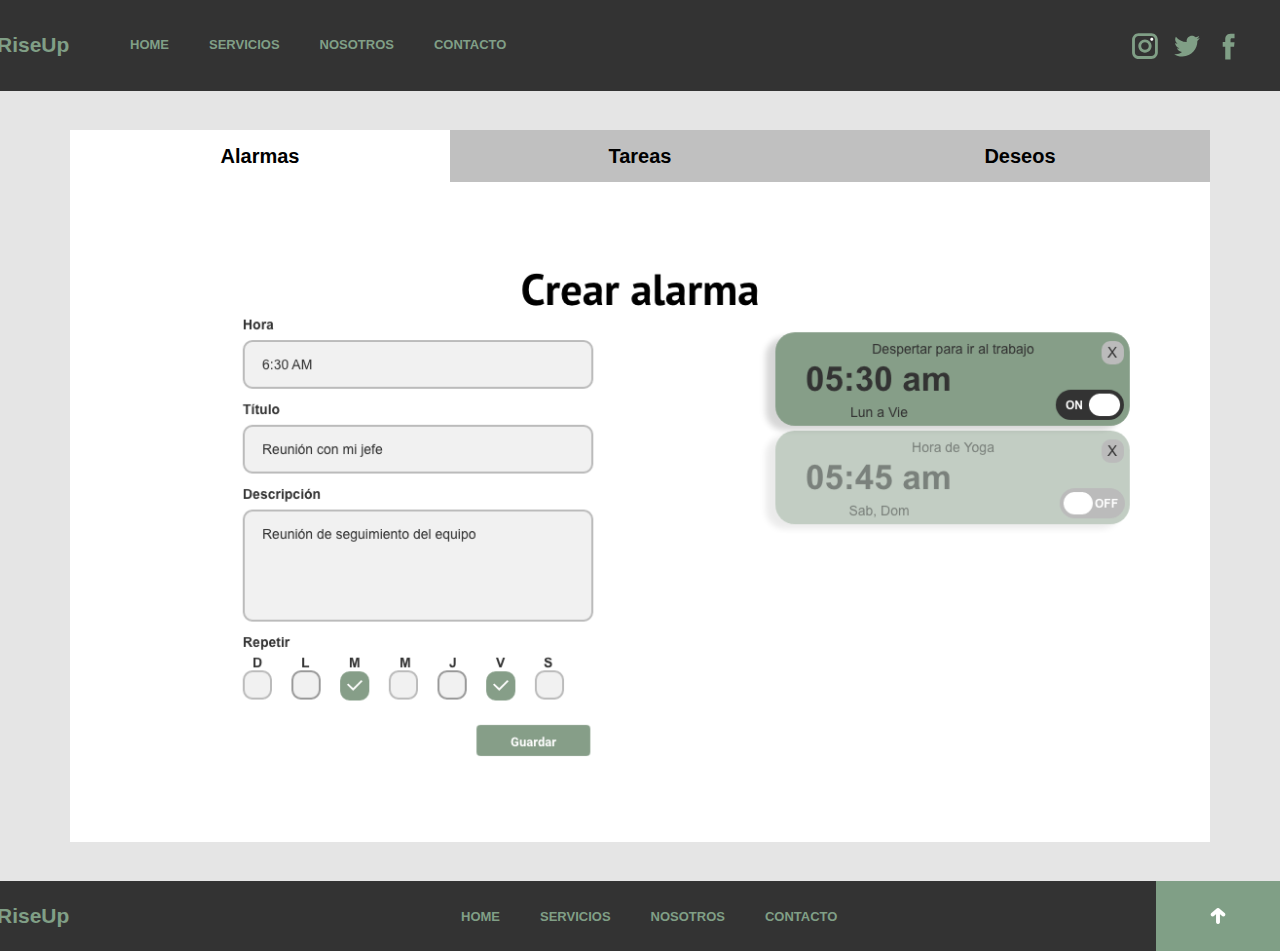
<file: Dashboard.html>
<!DOCTYPE html>
<!-- saved from url=(0014)about:internet -->
<html style="font-size: 16px;" lang="es" class="u-responsive-xl"><head><meta http-equiv="Content-Type" content="text/html; charset=UTF-8">
    <meta name="viewport" content="width=device-width, initial-scale=1.0">
    
    <meta name="keywords" content="">
    <meta name="description" content="">
    <title>Dashboard</title>
    <link rel="stylesheet" href="./Dashboard_files/nicepage.css" media="screen">
<link rel="stylesheet" href="./Dashboard_files/Dashboard.css" media="screen">
    <script class="u-script" type="text/javascript" src="./Dashboard_files/jquery.js" defer=""></script>
    <script class="u-script" type="text/javascript" src="./Dashboard_files/nicepage.js" defer=""></script>
    <link id="u-theme-google-font" rel="stylesheet" href="./Dashboard_files/css">
    
    
    
    <script type="application/ld+json">{
		"@context": "http://schema.org",
		"@type": "Organization",
		"name": "",
		"sameAs": [
				"https://instagram.com/name",
				"https://twitter.com/name",
				"https://facebook.com/name"
		]
}</script>
    <meta name="theme-color" content="#478ac9">
    <meta name="twitter:site" content="@">
    <meta name="twitter:card" content="summary_large_image">
    <meta name="twitter:title" content="Dashboard">
    <meta name="twitter:description" content="">
    <meta property="og:title" content="Dashboard">
    <meta property="og:type" content="website">
  <meta data-intl-tel-input-cdn-path="intlTelInput/"></head>
  <body data-home-page="Dashboard.html" data-home-page-title="Dashboard" class="u-body u-xl-mode" data-lang="es"><header class="u-clearfix u-custom-color-1 u-header u-header" id="sec-4e03"><div class="u-clearfix u-sheet u-sheet-1">
        <nav class="u-menu u-menu-one-level u-offcanvas u-menu-1">
          <div class="menu-collapse" style="font-size: 0.8125rem; letter-spacing: 0px; font-weight: 700;">
            <a class="u-button-style u-custom-left-right-menu-spacing u-custom-padding-bottom u-custom-text-color u-custom-text-hover-color u-custom-top-bottom-menu-spacing u-nav-link u-text-active-palette-1-base u-text-hover-palette-2-base" href="file:///private/var/folders/x5/ds_43f5s5dlbl1_k_ngcv6bm0000gn/T/Nicepage/chrome/index.html#">
              <svg class="u-svg-link" viewBox="0 0 24 24"><use xmlns:xlink="http://www.w3.org/1999/xlink" xlink:href="#menu-hamburger"></use></svg>
              <svg class="u-svg-content" version="1.1" id="menu-hamburger" viewBox="0 0 16 16" x="0px" y="0px" xmlns:xlink="http://www.w3.org/1999/xlink" xmlns="http://www.w3.org/2000/svg"><g><rect y="1" width="16" height="2"></rect><rect y="7" width="16" height="2"></rect><rect y="13" width="16" height="2"></rect>
</g></svg>
            </a>
          </div>
          <div class="u-custom-menu u-nav-container">
            <ul class="u-custom-font u-heading-font u-nav u-unstyled u-nav-1"><li class="u-nav-item"><a class="u-button-style u-nav-link u-text-active-palette-1-base u-text-custom-color-2 u-text-hover-white" href="file:///private/var/folders/x5/ds_43f5s5dlbl1_k_ngcv6bm0000gn/T/Nicepage/chrome/index.html#" style="padding: 10px 20px;">HOME</a>
</li><li class="u-nav-item"><a class="u-button-style u-nav-link u-text-active-palette-1-base u-text-custom-color-2 u-text-hover-white" href="file:///private/var/folders/x5/ds_43f5s5dlbl1_k_ngcv6bm0000gn/T/Nicepage/chrome/index.html#" style="padding: 10px 20px;">SERVICIOS</a>
</li><li class="u-nav-item"><a class="u-button-style u-nav-link u-text-active-palette-1-base u-text-custom-color-2 u-text-hover-white" href="file:///private/var/folders/x5/ds_43f5s5dlbl1_k_ngcv6bm0000gn/T/Nicepage/chrome/index.html#" style="padding: 10px 20px;">NOSOTROS</a>
</li><li class="u-nav-item"><a class="u-button-style u-nav-link u-text-active-palette-1-base u-text-custom-color-2 u-text-hover-white" href="file:///private/var/folders/x5/ds_43f5s5dlbl1_k_ngcv6bm0000gn/T/Nicepage/chrome/index.html#" style="padding: 10px 20px;">CONTACTO</a>
</li></ul>
          </div>
          <div class="u-custom-menu u-nav-container-collapse">
            <div class="u-black u-container-style u-inner-container-layout u-opacity u-opacity-95 u-sidenav">
              <div class="u-inner-container-layout u-sidenav-overflow">
                <div class="u-menu-close"></div>
                <ul class="u-align-center u-nav u-popupmenu-items u-unstyled u-nav-2"><li class="u-nav-item"><a class="u-button-style u-nav-link" href="file:///private/var/folders/x5/ds_43f5s5dlbl1_k_ngcv6bm0000gn/T/Nicepage/chrome/index.html#">HOME</a>
</li><li class="u-nav-item"><a class="u-button-style u-nav-link" href="file:///private/var/folders/x5/ds_43f5s5dlbl1_k_ngcv6bm0000gn/T/Nicepage/chrome/index.html#">SERVICIOS</a>
</li><li class="u-nav-item"><a class="u-button-style u-nav-link" href="file:///private/var/folders/x5/ds_43f5s5dlbl1_k_ngcv6bm0000gn/T/Nicepage/chrome/index.html#">NOSOTROS</a>
</li><li class="u-nav-item"><a class="u-button-style u-nav-link" href="file:///private/var/folders/x5/ds_43f5s5dlbl1_k_ngcv6bm0000gn/T/Nicepage/chrome/index.html#">CONTACTO</a>
</li></ul>
              </div>
            </div>
            <div class="u-black u-menu-overlay u-opacity u-opacity-70"></div>
          </div>
        <style class="offcanvas-style">            .u-offcanvas .u-sidenav { flex-basis: 250px !important; }            .u-offcanvas:not(.u-menu-open-right) .u-sidenav { margin-left: -250px; }            .u-offcanvas.u-menu-open-right .u-sidenav { margin-right: -250px; }            @keyframes menu-shift-left    { from { left: 0;        } to { left: 250px;  } }            @keyframes menu-unshift-left  { from { left: 250px;  } to { left: 0;        } }            @keyframes menu-shift-right   { from { right: 0;       } to { right: 250px; } }            @keyframes menu-unshift-right { from { right: 250px; } to { right: 0;       } }            </style></nav>
        <p class="u-custom-font u-font-arial u-text u-text-custom-color-2 u-text-default u-text-1">RiseUp</p>
        <div class="u-social-icons u-spacing-10 u-social-icons-1">
          <a class="u-social-url" title="instagram" target="_blank" href="https://instagram.com/name"><span class="u-icon u-social-icon u-social-instagram u-text-custom-color-2 u-icon-1"><svg class="u-svg-link" preserveAspectRatio="xMidYMin slice" viewBox="0 0 112 112" style=""><use xmlns:xlink="http://www.w3.org/1999/xlink" xlink:href="#svg-ab9b"></use></svg><svg class="u-svg-content" viewBox="0 0 112 112" x="0" y="0" id="svg-ab9b"><path fill="currentColor" d="M55.9,32.9c-12.8,0-23.2,10.4-23.2,23.2s10.4,23.2,23.2,23.2s23.2-10.4,23.2-23.2S68.7,32.9,55.9,32.9z
	 M55.9,69.4c-7.4,0-13.3-6-13.3-13.3c-0.1-7.4,6-13.3,13.3-13.3s13.3,6,13.3,13.3C69.3,63.5,63.3,69.4,55.9,69.4z"></path><path fill="#FFFFFF" d="M79.7,26.8c-3,0-5.4,2.5-5.4,5.4s2.5,5.4,5.4,5.4c3,0,5.4-2.5,5.4-5.4S82.7,26.8,79.7,26.8z"></path><path fill="currentColor" d="M78.2,11H33.5C21,11,10.8,21.3,10.8,33.7v44.7c0,12.6,10.2,22.8,22.7,22.8h44.7c12.6,0,22.7-10.2,22.7-22.7
	V33.7C100.8,21.1,90.6,11,78.2,11z M91,78.4c0,7.1-5.8,12.8-12.8,12.8H33.5c-7.1,0-12.8-5.8-12.8-12.8V33.7
	c0-7.1,5.8-12.8,12.8-12.8h44.7c7.1,0,12.8,5.8,12.8,12.8V78.4z"></path></svg></span>
          </a>
          <a class="u-social-url" title="twitter" target="_blank" href="https://twitter.com/name"><span class="u-icon u-social-icon u-social-twitter u-text-custom-color-2 u-icon-2"><svg class="u-svg-link" preserveAspectRatio="xMidYMin slice" viewBox="0 0 112 112" style=""><use xmlns:xlink="http://www.w3.org/1999/xlink" xlink:href="#svg-1ef8"></use></svg><svg class="u-svg-content" viewBox="0 0 112 112" x="0" y="0" id="svg-1ef8"><path fill="currentColor" d="M92.2,38.2c0,0.8,0,1.6,0,2.3c0,24.3-18.6,52.4-52.6,52.4c-10.6,0.1-20.2-2.9-28.5-8.2
	c1.4,0.2,2.9,0.2,4.4,0.2c8.7,0,16.7-2.9,23-7.9c-8.1-0.2-14.9-5.5-17.3-12.8c1.1,0.2,2.4,0.2,3.4,0.2c1.6,0,3.3-0.2,4.8-0.7
	c-8.4-1.6-14.9-9.2-14.9-18c0-0.2,0-0.2,0-0.2c2.5,1.4,5.4,2.2,8.4,2.3c-5-3.3-8.3-8.9-8.3-15.4c0-3.4,1-6.5,2.5-9.2
	c9.1,11.1,22.7,18.5,38,19.2c-0.2-1.4-0.4-2.8-0.4-4.3c0.1-10,8.3-18.2,18.5-18.2c5.4,0,10.1,2.2,13.5,5.7c4.3-0.8,8.1-2.3,11.7-4.5
	c-1.4,4.3-4.3,7.9-8.1,10.1c3.7-0.4,7.3-1.4,10.6-2.9C98.9,32.3,95.7,35.5,92.2,38.2z"></path></svg></span>
          </a>
          <a class="u-social-url" title="facebook" target="_blank" href="https://facebook.com/name"><span class="u-icon u-social-facebook u-social-icon u-text-custom-color-2 u-icon-3"><svg class="u-svg-link" preserveAspectRatio="xMidYMin slice" viewBox="0 0 112 112" style=""><use xmlns:xlink="http://www.w3.org/1999/xlink" xlink:href="#svg-c319"></use></svg><svg class="u-svg-content" viewBox="0 0 112 112" x="0" y="0" id="svg-c319"><path fill="currentColor" d="M75.5,28.8H65.4c-1.5,0-4,0.9-4,4.3v9.4h13.9l-1.5,15.8H61.4v45.1H42.8V58.3h-8.8V42.4h8.8V32.2
c0-7.4,3.4-18.8,18.8-18.8h13.8v15.4H75.5z"></path></svg></span>
          </a>
        </div>
      </div></header>
    <section class="u-align-center u-clearfix u-grey-10 u-section-1" id="sec-eb4b">
      <div class="u-clearfix u-sheet u-sheet-1">
        <div class="u-expanded-width u-tab-links-align-justify u-tabs u-tabs-1">
          <ul class="u-tab-list u-unstyled" role="tablist">
            <li class="u-tab-item" role="presentation">
              <a class="u-active-white u-button-style u-custom-font u-font-arial u-grey-25 u-hover-white u-tab-link u-text-black u-tab-link-1 active" id="link-tab-14b7" href="file:///private/var/folders/x5/ds_43f5s5dlbl1_k_ngcv6bm0000gn/T/Nicepage/chrome/index.html#tab-14b7" role="tab" aria-controls="tab-14b7" aria-selected="true">Alarmas</a>
            </li>
            <li class="u-tab-item" role="presentation">
              <a class="u-active-white u-button-style u-custom-font u-font-arial u-grey-25 u-hover-white u-tab-link u-text-black u-tab-link-2" id="link-tab-2917" href="file:///private/var/folders/x5/ds_43f5s5dlbl1_k_ngcv6bm0000gn/T/Nicepage/chrome/index.html#tab-2917" role="tab" aria-controls="tab-2917" aria-selected="false">Tareas</a>
            </li>
            <li class="u-tab-item u-tab-item-3" role="presentation">
              <a class="u-active-white u-button-style u-custom-font u-font-arial u-grey-25 u-hover-white u-tab-link u-text-black u-tab-link-3" id="tab-7fce" href="file:///private/var/folders/x5/ds_43f5s5dlbl1_k_ngcv6bm0000gn/T/Nicepage/chrome/index.html#link-tab-7fce" role="tab" aria-controls="link-tab-7fce" aria-selected="false">Deseos</a>
            </li>
          </ul>
          <div class="u-tab-content">
            <div class="u-align-left u-container-style u-tab-pane u-white u-tab-pane-1 u-tab-active" id="tab-14b7" role="tabpanel" aria-labelledby="link-tab-14b7">
              <div class="u-container-layout u-valign-middle u-container-layout-1">
                <img class="u-image u-image-contain u-image-default u-image-1" src="./Dashboard_files/CrearAlarma.png" alt="" data-image-width="1140" data-image-height="504">
              </div>
            </div>
            <div class="u-container-style u-tab-pane u-white u-tab-pane-2" id="tab-2917" role="tabpanel" aria-labelledby="link-tab-2917">
              <div class="u-container-layout u-valign-middle u-container-layout-2">
                <img class="u-image u-image-contain u-image-default u-image-2" src="./Dashboard_files/CrearTarea.png" alt="" data-image-width="1140" data-image-height="504">
              </div>
            </div>
            <div class="u-container-style u-tab-pane u-white u-tab-pane-3" id="link-tab-7fce" role="tabpanel" aria-labelledby="tab-7fce">
              <div class="u-container-layout u-container-layout-3">
                <img class="u-expanded-width u-image u-image-contain u-image-default u-image-3" src="./Dashboard_files/CrearDeseo.png" alt="" data-image-width="1140" data-image-height="430">
              </div>
            </div>
          </div>
        </div>
      </div>
    </section>
    
    
    
    <footer class="u-align-center u-clearfix u-footer u-grey-80 u-footer" id="sec-717d"><a href="#" class="u-border-none u-btn u-button-style u-custom-color-2 u-btn-1"><span class="u-file-icon u-icon u-text-white"><img src="./Dashboard_files/44674-1b12ebf5.png" alt=""></span>
      </a><p class="u-custom-font u-font-arial u-text u-text-custom-color-2 u-text-default u-text-1">RiseUp</p><nav class="u-menu u-menu-one-level u-offcanvas u-menu-1">
        <div class="menu-collapse" style="font-size: 0.8125rem; letter-spacing: 0px; font-weight: 700;">
          <a class="u-button-style u-custom-left-right-menu-spacing u-custom-padding-bottom u-custom-text-color u-custom-text-hover-color u-custom-top-bottom-menu-spacing u-nav-link u-text-active-palette-1-base u-text-hover-palette-2-base" href="file:///private/var/folders/x5/ds_43f5s5dlbl1_k_ngcv6bm0000gn/T/Nicepage/chrome/index.html#">
            <svg class="u-svg-link" viewBox="0 0 24 24"><use xmlns:xlink="http://www.w3.org/1999/xlink" xlink:href="#svg-3d92"></use></svg>
            <svg class="u-svg-content" version="1.1" id="svg-3d92" viewBox="0 0 16 16" x="0px" y="0px" xmlns:xlink="http://www.w3.org/1999/xlink" xmlns="http://www.w3.org/2000/svg"><g><rect y="1" width="16" height="2"></rect><rect y="7" width="16" height="2"></rect><rect y="13" width="16" height="2"></rect>
</g></svg>
          </a>
        </div>
        <div class="u-custom-menu u-nav-container">
          <ul class="u-custom-font u-heading-font u-nav u-unstyled u-nav-1"><li class="u-nav-item"><a class="u-button-style u-nav-link u-text-active-palette-1-base u-text-custom-color-2 u-text-hover-white" href="/index.html" style="padding: 10px 20px;">HOME</a>
</li><li class="u-nav-item"><a class="u-button-style u-nav-link u-text-active-palette-1-base u-text-custom-color-2 u-text-hover-white" href="/index.html" style="padding: 10px 20px;">SERVICIOS</a>
</li><li class="u-nav-item"><a class="u-button-style u-nav-link u-text-active-palette-1-base u-text-custom-color-2 u-text-hover-white" href="/index.html" style="padding: 10px 20px;">NOSOTROS</a>
</li><li class="u-nav-item"><a class="u-button-style u-nav-link u-text-active-palette-1-base u-text-custom-color-2 u-text-hover-white" href="/index.html" style="padding: 10px 20px;">CONTACTO</a>
</li></ul>
        </div>
        <div class="u-custom-menu u-nav-container-collapse">
          <div class="u-black u-container-style u-inner-container-layout u-opacity u-opacity-95 u-sidenav">
            <div class="u-inner-container-layout u-sidenav-overflow">
              <div class="u-menu-close"></div>
              <ul class="u-align-center u-nav u-popupmenu-items u-unstyled u-nav-2"><li class="u-nav-item"><a class="u-button-style u-nav-link" href="index.html">HOME</a>
</li><li class="u-nav-item"><a class="u-button-style u-nav-link" href="/index.html">SERVICIOS</a>
</li><li class="u-nav-item"><a class="u-button-style u-nav-link" href="/index.html">NOSOTROS</a>
</li><li class="u-nav-item"><a class="u-button-style u-nav-link" href="/index.html">CONTACTO</a>
</li></ul>
            </div>
          </div>
          <div class="u-black u-menu-overlay u-opacity u-opacity-70"></div>
        </div>
      <style class="offcanvas-style">            .u-offcanvas .u-sidenav { flex-basis: 250px !important; }            .u-offcanvas:not(.u-menu-open-right) .u-sidenav { margin-left: -250px; }            .u-offcanvas.u-menu-open-right .u-sidenav { margin-right: -250px; }            @keyframes menu-shift-left    { from { left: 0;        } to { left: 250px;  } }            @keyframes menu-unshift-left  { from { left: 250px;  } to { left: 0;        } }            @keyframes menu-shift-right   { from { right: 0;       } to { right: 250px; } }            @keyframes menu-unshift-right { from { right: 250px; } to { right: 0;       } }            </style></nav></footer>
    
  
<style>.u-disable-duration * {transition-duration: 0s !important;}</style></body></html>
</file>
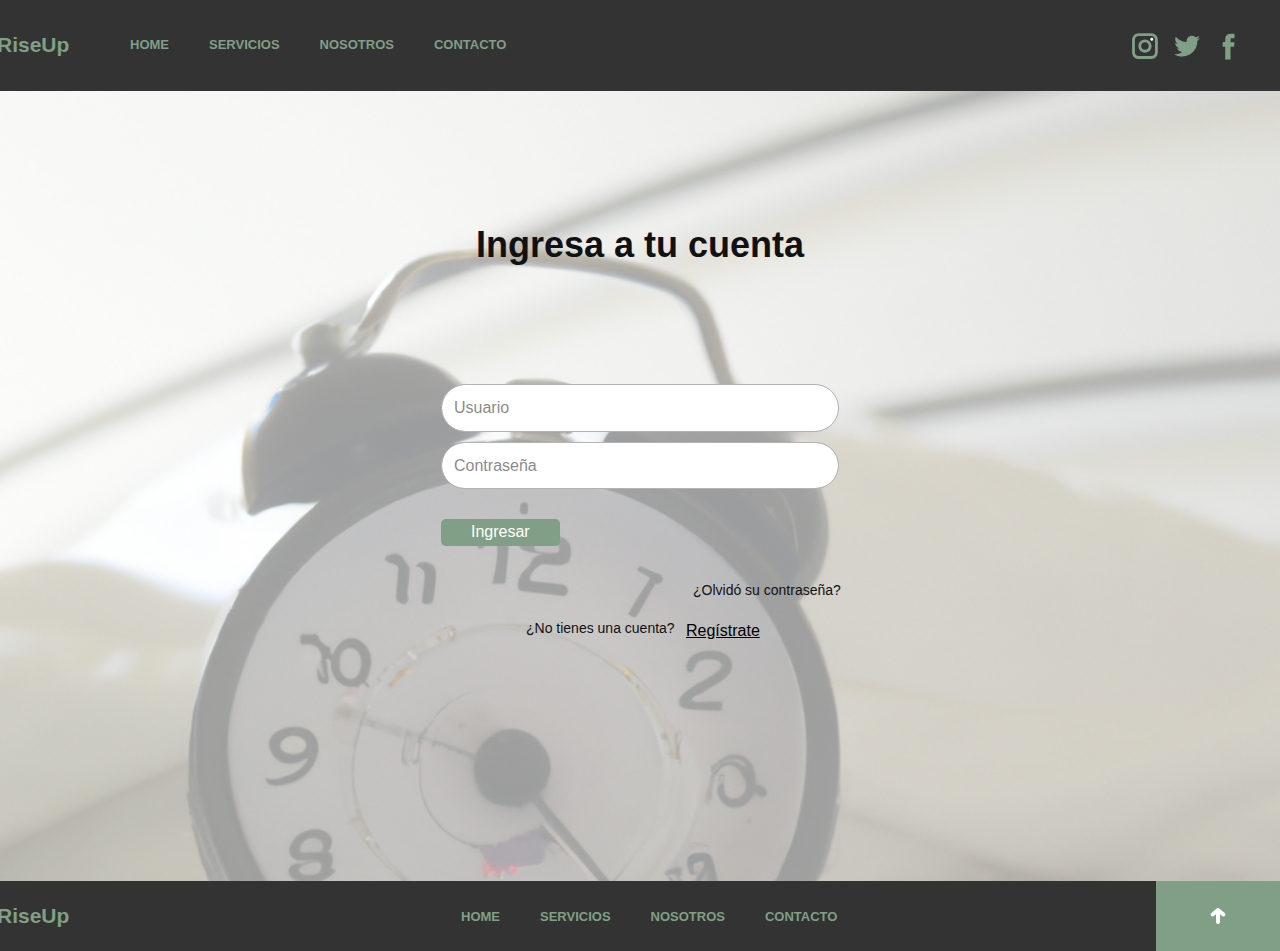
<file: Login.html>
<!DOCTYPE html>
<!-- saved from url=(0014)about:internet -->
<html style="font-size: 16px;" lang="es" class="u-responsive-xl"><head><meta http-equiv="Content-Type" content="text/html; charset=UTF-8">
    <meta name="viewport" content="width=device-width, initial-scale=1.0">
    
    <meta name="keywords" content="Ingresa a tu cuenta">
    <meta name="description" content="">
    <title>Login</title>
    <link rel="stylesheet" href="./Login_files/nicepage.css" media="screen">
<link rel="stylesheet" href="./Login_files/Login.css" media="screen">
    <script class="u-script" type="text/javascript" src="./Login_files/jquery.js" defer=""></script>
    <script class="u-script" type="text/javascript" src="./Login_files/nicepage.js" defer=""></script>
    <meta name="referrer" content="origin">
    
    <link id="u-theme-google-font" rel="stylesheet" href="./Login_files/css">
    <link id="u-page-google-font" rel="stylesheet" href="./Login_files/css(1)">
    
    
    
    <script type="application/ld+json">{
		"@context": "http://schema.org",
		"@type": "Organization",
		"name": "",
		"sameAs": [
				"https://instagram.com/name",
				"https://twitter.com/name",
				"https://facebook.com/name"
		]
}</script>
    <meta name="theme-color" content="#478ac9">
    <meta name="twitter:site" content="@">
    <meta name="twitter:card" content="summary_large_image">
    <meta name="twitter:title" content="Login">
    <meta name="twitter:description" content="">
    <meta property="og:title" content="Login">
    <meta property="og:type" content="website">
  <meta data-intl-tel-input-cdn-path="intlTelInput/"></head>
  <body data-home-page="Login.html" data-home-page-title="Login" class="u-body u-xl-mode" data-lang="es"><header class="u-clearfix u-custom-color-1 u-header u-header" id="sec-4e03"><div class="u-clearfix u-sheet u-sheet-1">
        <nav class="u-menu u-menu-one-level u-offcanvas u-menu-1">
          <div class="menu-collapse" style="font-size: 0.8125rem; letter-spacing: 0px; font-weight: 700;">
            <a class="u-button-style u-custom-left-right-menu-spacing u-custom-padding-bottom u-custom-text-color u-custom-text-hover-color u-custom-top-bottom-menu-spacing u-nav-link u-text-active-palette-1-base u-text-hover-palette-2-base" href="file:///private/var/folders/x5/ds_43f5s5dlbl1_k_ngcv6bm0000gn/T/Nicepage/chrome/index.html#">
              <svg class="u-svg-link" viewBox="0 0 24 24"><use xmlns:xlink="http://www.w3.org/1999/xlink" xlink:href="#menu-hamburger"></use></svg>
              <svg class="u-svg-content" version="1.1" id="menu-hamburger" viewBox="0 0 16 16" x="0px" y="0px" xmlns:xlink="http://www.w3.org/1999/xlink" xmlns="http://www.w3.org/2000/svg"><g><rect y="1" width="16" height="2"></rect><rect y="7" width="16" height="2"></rect><rect y="13" width="16" height="2"></rect>
</g></svg>
            </a>
          </div>
          <div class="u-custom-menu u-nav-container">
            <ul class="u-custom-font u-heading-font u-nav u-unstyled u-nav-1"><li class="u-nav-item"><a class="u-button-style u-nav-link u-text-active-palette-1-base u-text-custom-color-2 u-text-hover-white" href="file:///private/var/folders/x5/ds_43f5s5dlbl1_k_ngcv6bm0000gn/T/Nicepage/chrome/index.html#" style="padding: 10px 20px;">HOME</a>
</li><li class="u-nav-item"><a class="u-button-style u-nav-link u-text-active-palette-1-base u-text-custom-color-2 u-text-hover-white" href="file:///private/var/folders/x5/ds_43f5s5dlbl1_k_ngcv6bm0000gn/T/Nicepage/chrome/index.html#" style="padding: 10px 20px;">SERVICIOS</a>
</li><li class="u-nav-item"><a class="u-button-style u-nav-link u-text-active-palette-1-base u-text-custom-color-2 u-text-hover-white" href="file:///private/var/folders/x5/ds_43f5s5dlbl1_k_ngcv6bm0000gn/T/Nicepage/chrome/index.html#" style="padding: 10px 20px;">NOSOTROS</a>
</li><li class="u-nav-item"><a class="u-button-style u-nav-link u-text-active-palette-1-base u-text-custom-color-2 u-text-hover-white" href="file:///private/var/folders/x5/ds_43f5s5dlbl1_k_ngcv6bm0000gn/T/Nicepage/chrome/index.html#" style="padding: 10px 20px;">CONTACTO</a>
</li></ul>
          </div>
          <div class="u-custom-menu u-nav-container-collapse">
            <div class="u-black u-container-style u-inner-container-layout u-opacity u-opacity-95 u-sidenav">
              <div class="u-inner-container-layout u-sidenav-overflow">
                <div class="u-menu-close"></div>
                <ul class="u-align-center u-nav u-popupmenu-items u-unstyled u-nav-2"><li class="u-nav-item"><a class="u-button-style u-nav-link" href="file:///private/var/folders/x5/ds_43f5s5dlbl1_k_ngcv6bm0000gn/T/Nicepage/chrome/index.html#">HOME</a>
</li><li class="u-nav-item"><a class="u-button-style u-nav-link" href="file:///private/var/folders/x5/ds_43f5s5dlbl1_k_ngcv6bm0000gn/T/Nicepage/chrome/index.html#">SERVICIOS</a>
</li><li class="u-nav-item"><a class="u-button-style u-nav-link" href="file:///private/var/folders/x5/ds_43f5s5dlbl1_k_ngcv6bm0000gn/T/Nicepage/chrome/index.html#">NOSOTROS</a>
</li><li class="u-nav-item"><a class="u-button-style u-nav-link" href="file:///private/var/folders/x5/ds_43f5s5dlbl1_k_ngcv6bm0000gn/T/Nicepage/chrome/index.html#">CONTACTO</a>
</li></ul>
              </div>
            </div>
            <div class="u-black u-menu-overlay u-opacity u-opacity-70"></div>
          </div>
        <style class="offcanvas-style">            .u-offcanvas .u-sidenav { flex-basis: 250px !important; }            .u-offcanvas:not(.u-menu-open-right) .u-sidenav { margin-left: -250px; }            .u-offcanvas.u-menu-open-right .u-sidenav { margin-right: -250px; }            @keyframes menu-shift-left    { from { left: 0;        } to { left: 250px;  } }            @keyframes menu-unshift-left  { from { left: 250px;  } to { left: 0;        } }            @keyframes menu-shift-right   { from { right: 0;       } to { right: 250px; } }            @keyframes menu-unshift-right { from { right: 250px; } to { right: 0;       } }            </style></nav>
        <p class="u-custom-font u-font-arial u-text u-text-custom-color-2 u-text-default u-text-1">RiseUp</p>
        <div class="u-social-icons u-spacing-10 u-social-icons-1">
          <a class="u-social-url" title="instagram" target="_blank" href="https://instagram.com/name"><span class="u-icon u-social-icon u-social-instagram u-text-custom-color-2 u-icon-1"><svg class="u-svg-link" preserveAspectRatio="xMidYMin slice" viewBox="0 0 112 112" style=""><use xmlns:xlink="http://www.w3.org/1999/xlink" xlink:href="#svg-ab9b"></use></svg><svg class="u-svg-content" viewBox="0 0 112 112" x="0" y="0" id="svg-ab9b"><path fill="currentColor" d="M55.9,32.9c-12.8,0-23.2,10.4-23.2,23.2s10.4,23.2,23.2,23.2s23.2-10.4,23.2-23.2S68.7,32.9,55.9,32.9z
	 M55.9,69.4c-7.4,0-13.3-6-13.3-13.3c-0.1-7.4,6-13.3,13.3-13.3s13.3,6,13.3,13.3C69.3,63.5,63.3,69.4,55.9,69.4z"></path><path fill="#FFFFFF" d="M79.7,26.8c-3,0-5.4,2.5-5.4,5.4s2.5,5.4,5.4,5.4c3,0,5.4-2.5,5.4-5.4S82.7,26.8,79.7,26.8z"></path><path fill="currentColor" d="M78.2,11H33.5C21,11,10.8,21.3,10.8,33.7v44.7c0,12.6,10.2,22.8,22.7,22.8h44.7c12.6,0,22.7-10.2,22.7-22.7
	V33.7C100.8,21.1,90.6,11,78.2,11z M91,78.4c0,7.1-5.8,12.8-12.8,12.8H33.5c-7.1,0-12.8-5.8-12.8-12.8V33.7
	c0-7.1,5.8-12.8,12.8-12.8h44.7c7.1,0,12.8,5.8,12.8,12.8V78.4z"></path></svg></span>
          </a>
          <a class="u-social-url" title="twitter" target="_blank" href="https://twitter.com/name"><span class="u-icon u-social-icon u-social-twitter u-text-custom-color-2 u-icon-2"><svg class="u-svg-link" preserveAspectRatio="xMidYMin slice" viewBox="0 0 112 112" style=""><use xmlns:xlink="http://www.w3.org/1999/xlink" xlink:href="#svg-1ef8"></use></svg><svg class="u-svg-content" viewBox="0 0 112 112" x="0" y="0" id="svg-1ef8"><path fill="currentColor" d="M92.2,38.2c0,0.8,0,1.6,0,2.3c0,24.3-18.6,52.4-52.6,52.4c-10.6,0.1-20.2-2.9-28.5-8.2
	c1.4,0.2,2.9,0.2,4.4,0.2c8.7,0,16.7-2.9,23-7.9c-8.1-0.2-14.9-5.5-17.3-12.8c1.1,0.2,2.4,0.2,3.4,0.2c1.6,0,3.3-0.2,4.8-0.7
	c-8.4-1.6-14.9-9.2-14.9-18c0-0.2,0-0.2,0-0.2c2.5,1.4,5.4,2.2,8.4,2.3c-5-3.3-8.3-8.9-8.3-15.4c0-3.4,1-6.5,2.5-9.2
	c9.1,11.1,22.7,18.5,38,19.2c-0.2-1.4-0.4-2.8-0.4-4.3c0.1-10,8.3-18.2,18.5-18.2c5.4,0,10.1,2.2,13.5,5.7c4.3-0.8,8.1-2.3,11.7-4.5
	c-1.4,4.3-4.3,7.9-8.1,10.1c3.7-0.4,7.3-1.4,10.6-2.9C98.9,32.3,95.7,35.5,92.2,38.2z"></path></svg></span>
          </a>
          <a class="u-social-url" title="facebook" target="_blank" href="https://facebook.com/name"><span class="u-icon u-social-facebook u-social-icon u-text-custom-color-2 u-icon-3"><svg class="u-svg-link" preserveAspectRatio="xMidYMin slice" viewBox="0 0 112 112" style=""><use xmlns:xlink="http://www.w3.org/1999/xlink" xlink:href="#svg-c319"></use></svg><svg class="u-svg-content" viewBox="0 0 112 112" x="0" y="0" id="svg-c319"><path fill="currentColor" d="M75.5,28.8H65.4c-1.5,0-4,0.9-4,4.3v9.4h13.9l-1.5,15.8H61.4v45.1H42.8V58.3h-8.8V42.4h8.8V32.2
c0-7.4,3.4-18.8,18.8-18.8h13.8v15.4H75.5z"></path></svg></span>
          </a>
        </div>
      </div></header>
    <section class="opacity skrollable u-clearfix u-image u-section-1" id="sec-062b" data-image-width="1024" data-image-height="1024">
      <div class="u-clearfix u-sheet u-sheet-1">
        <h2 class="u-custom-font u-font-pt-sans u-text u-text-default u-text-1">Ingresa a tu cuenta</h2>
        <div class="u-form u-form-1">
          <form action="https://forms.nicepagesrv.com/v2/form/process" class="u-clearfix u-form-spacing-10 u-form-vertical u-inner-form" source="email" name="form" style="padding: 10px;">
            <div class="u-form-group u-form-name u-label-none">
              <label for="name-2246" class="u-label">Nombre</label>
              <input type="text" placeholder="Usuario" id="name-2246" name="name" class="u-input u-input-rectangle u-radius-27" required="">
            </div>
            <div class="u-form-email u-form-group u-label-none">
              <label for="email-2246" class="u-label">Email</label>
              <input type="email" placeholder="Contraseña" id="email-2246" name="email" class="u-input u-input-rectangle u-radius-27" required="">
            </div>
            <div class="u-align-right u-form-group u-label-none">
              <a href="Dashboard.html" class="u-border-none u-btn u-btn-round u-button-style u-custom-color-2 u-radius-5 u-btn-1">Ingresar</a>
              <input type="submit" value="submit" class="u-form-control-hidden">
            </div>
            <input type="hidden" value="" name="recaptchaResponse">
            <input type="hidden" name="formServices" value="75c84bf842d1f55eb213dce2728ea77b">
          </form>
        </div>
        <p class="u-custom-font u-font-arial u-text u-text-default u-text-2">¿Olvidó su contraseña?</p>
        <p class="u-custom-font u-font-arial u-text u-text-default u-text-3">¿No tienes una cuenta?</p>
        <a href="Register.html" class="u-custom-font u-font-arial u-text u-text-default u-text-black u-text-4">Regístrate</a>
      </div>
    </section>
    
    
    
    <footer class="u-align-center u-clearfix u-footer u-grey-80 u-footer" id="sec-717d"><a href="#" class="u-border-none u-btn u-button-style u-custom-color-2 u-btn-1"><span class="u-file-icon u-icon u-text-white"><img src="./Login_files/44674-1b12ebf5.png" alt=""></span>
      </a><p class="u-custom-font u-font-arial u-text u-text-custom-color-2 u-text-default u-text-1">RiseUp</p><nav class="u-menu u-menu-one-level u-offcanvas u-menu-1">
        <div class="menu-collapse" style="font-size: 0.8125rem; letter-spacing: 0px; font-weight: 700;">
          <a class="u-button-style u-custom-left-right-menu-spacing u-custom-padding-bottom u-custom-text-color u-custom-text-hover-color u-custom-top-bottom-menu-spacing u-nav-link u-text-active-palette-1-base u-text-hover-palette-2-base" href="file:///private/var/folders/x5/ds_43f5s5dlbl1_k_ngcv6bm0000gn/T/Nicepage/chrome/index.html#">
            <svg class="u-svg-link" viewBox="0 0 24 24"><use xmlns:xlink="http://www.w3.org/1999/xlink" xlink:href="#svg-3d92"></use></svg>
            <svg class="u-svg-content" version="1.1" id="svg-3d92" viewBox="0 0 16 16" x="0px" y="0px" xmlns:xlink="http://www.w3.org/1999/xlink" xmlns="http://www.w3.org/2000/svg"><g><rect y="1" width="16" height="2"></rect><rect y="7" width="16" height="2"></rect><rect y="13" width="16" height="2"></rect>
</g></svg>
          </a>
        </div>
        <div class="u-custom-menu u-nav-container">
          <ul class="u-custom-font u-heading-font u-nav u-unstyled u-nav-1"><li class="u-nav-item"><a class="u-button-style u-nav-link u-text-active-palette-1-base u-text-custom-color-2 u-text-hover-white" href="file:///private/var/folders/x5/ds_43f5s5dlbl1_k_ngcv6bm0000gn/T/Nicepage/chrome/index.html#" style="padding: 10px 20px;">HOME</a>
</li><li class="u-nav-item"><a class="u-button-style u-nav-link u-text-active-palette-1-base u-text-custom-color-2 u-text-hover-white" href="file:///private/var/folders/x5/ds_43f5s5dlbl1_k_ngcv6bm0000gn/T/Nicepage/chrome/index.html#" style="padding: 10px 20px;">SERVICIOS</a>
</li><li class="u-nav-item"><a class="u-button-style u-nav-link u-text-active-palette-1-base u-text-custom-color-2 u-text-hover-white" href="file:///private/var/folders/x5/ds_43f5s5dlbl1_k_ngcv6bm0000gn/T/Nicepage/chrome/index.html#" style="padding: 10px 20px;">NOSOTROS</a>
</li><li class="u-nav-item"><a class="u-button-style u-nav-link u-text-active-palette-1-base u-text-custom-color-2 u-text-hover-white" href="file:///private/var/folders/x5/ds_43f5s5dlbl1_k_ngcv6bm0000gn/T/Nicepage/chrome/index.html#" style="padding: 10px 20px;">CONTACTO</a>
</li></ul>
        </div>
        <div class="u-custom-menu u-nav-container-collapse">
          <div class="u-black u-container-style u-inner-container-layout u-opacity u-opacity-95 u-sidenav">
            <div class="u-inner-container-layout u-sidenav-overflow">
              <div class="u-menu-close"></div>
              <ul class="u-align-center u-nav u-popupmenu-items u-unstyled u-nav-2"><li class="u-nav-item"><a class="u-button-style u-nav-link" href="file:///private/var/folders/x5/ds_43f5s5dlbl1_k_ngcv6bm0000gn/T/Nicepage/chrome/index.html#">HOME</a>
</li><li class="u-nav-item"><a class="u-button-style u-nav-link" href="file:///private/var/folders/x5/ds_43f5s5dlbl1_k_ngcv6bm0000gn/T/Nicepage/chrome/index.html#">SERVICIOS</a>
</li><li class="u-nav-item"><a class="u-button-style u-nav-link" href="file:///private/var/folders/x5/ds_43f5s5dlbl1_k_ngcv6bm0000gn/T/Nicepage/chrome/index.html#">NOSOTROS</a>
</li><li class="u-nav-item"><a class="u-button-style u-nav-link" href="file:///private/var/folders/x5/ds_43f5s5dlbl1_k_ngcv6bm0000gn/T/Nicepage/chrome/index.html#">CONTACTO</a>
</li></ul>
            </div>
          </div>
          <div class="u-black u-menu-overlay u-opacity u-opacity-70"></div>
        </div>
      <style class="offcanvas-style">            .u-offcanvas .u-sidenav { flex-basis: 250px !important; }            .u-offcanvas:not(.u-menu-open-right) .u-sidenav { margin-left: -250px; }            .u-offcanvas.u-menu-open-right .u-sidenav { margin-right: -250px; }            @keyframes menu-shift-left    { from { left: 0;        } to { left: 250px;  } }            @keyframes menu-unshift-left  { from { left: 250px;  } to { left: 0;        } }            @keyframes menu-shift-right   { from { right: 0;       } to { right: 250px; } }            @keyframes menu-unshift-right { from { right: 250px; } to { right: 0;       } }            </style></nav></footer>
  
<style>.u-disable-duration * {transition-duration: 0s !important;}</style></body></html>
</file>
<file: Dashboard_files/Dashboard.css>
.u-section-1 {
  background-image: none;
}

.u-section-1 .u-sheet-1 {
  min-height: 790px;
}

.u-section-1 .u-tabs-1 {
  min-height: 712px;
  height: auto;
  margin-top: 39px;
  margin-bottom: 39px;
}

.u-section-1 .u-tab-link-1 {
  font-size: 1.25rem;
  background-image: none;
  font-weight: 700;
  padding: 10px 25px;
}

.u-section-1 .u-tab-link-2 {
  font-size: 1.25rem;
  background-image: none;
  font-weight: 700;
  padding: 10px 25px;
}

.u-section-1 .u-tab-item-3 {
  margin-bottom: 0;
}

.u-section-1 .u-tab-link-3 {
  font-size: 1.25rem;
  background-image: none;
  font-weight: 700;
  padding: 10px 25px;
}

.u-section-1 .u-tab-pane-1 {
  background-image: none;
}

.u-section-1 .u-container-layout-1 {
  padding: 0;
}

.u-section-1 .u-image-1 {
  height: 630px;
  width: 1110px;
  margin: 0 auto;
}

.u-section-1 .u-tab-pane-2 {
  background-image: none;
}

.u-section-1 .u-container-layout-2 {
  padding: 30px 0;
}

.u-section-1 .u-image-2 {
  width: 1101px;
  height: 588px;
  margin: 0 auto;
}

.u-section-1 .u-tab-pane-3 {
  background-image: none;
}

.u-section-1 .u-container-layout-3 {
  padding: 30px;
}

.u-section-1 .u-image-3 {
  height: 406px;
  margin-top: 32px;
  margin-bottom: 0;
}

@media (max-width: 1199px) {
  .u-section-1 .u-image-1 {
    height: 533px;
    width: 940px;
  }

  .u-section-1 .u-image-2 {
    width: 940px;
    height: 502px;
  }
}

@media (max-width: 991px) {
  .u-section-1 .u-image-1 {
    height: 408px;
    width: 720px;
  }

  .u-section-1 .u-image-2 {
    width: 720px;
    height: 385px;
  }
}

@media (max-width: 767px) {
  .u-section-1 .u-image-1 {
    height: 306px;
    width: 540px;
  }

  .u-section-1 .u-image-2 {
    width: 540px;
    height: 289px;
  }

  .u-section-1 .u-container-layout-3 {
    padding-left: 10px;
    padding-right: 10px;
  }
}

@media (max-width: 575px) {
  .u-section-1 .u-image-1 {
    height: 193px;
    width: 340px;
  }

  .u-section-1 .u-image-2 {
    width: 340px;
    height: 182px;
  }
}
</file>
<file: Login_files/Login.css>
.u-section-1 {
  background-image: url("/Login_files/DALL·E\ 2023-03-06\ 15.55.39\ -\ tiempo\ alarma\ despertar.png");
  background-position: 50% 50%;
}

.u-section-1 .u-sheet-1 {
  min-height: 790px;
}

.u-section-1 .u-text-1 {
  font-weight: 700;
  margin: 134px auto 0;
}

.u-section-1 .u-form-1 {
  height: 172px;
  width: 418px;
  margin: 110px auto 0;
}

.u-section-1 .u-btn-1 {
  background-image: none;
  padding: 0 30px 1px;
}

.u-section-1 .u-text-2 {
  font-weight: 400;
  margin: -7px auto 0 623px;
}

.u-section-1 .u-text-3 {
  font-weight: 400;
  margin: 16px auto 0 456px;
}

.u-section-1 .u-text-4 {
  text-decoration: underline !important;
  margin: -22px auto 60px 616px;
}

@media (max-width: 1199px) {
  .u-section-1 .u-sheet-1 {
    min-height: 651px;
  }

  .u-section-1 .u-text-2 {
    margin-left: 514px;
  }

  .u-section-1 .u-text-3 {
    margin-left: 370px;
  }

  .u-section-1 .u-text-4 {
    margin-left: 502px;
  }
}

@media (max-width: 991px) {
  .u-section-1 .u-sheet-1 {
    min-height: 499px;
  }

  .u-section-1 .u-text-2 {
    margin-left: 394px;
  }

  .u-section-1 .u-text-3 {
    margin-left: 275px;
  }

  .u-section-1 .u-text-4 {
    margin-left: 376px;
  }
}

@media (max-width: 767px) {
  .u-section-1 .u-sheet-1 {
    min-height: 374px;
  }

  .u-section-1 .u-text-2 {
    margin-left: 296px;
  }

  .u-section-1 .u-text-3 {
    margin-left: auto;
  }

  .u-section-1 .u-text-4 {
    margin-left: 272px;
  }
}

@media (max-width: 575px) {
  .u-section-1 .u-sheet-1 {
    min-height: 235px;
  }

  .u-section-1 .u-form-1 {
    width: 340px;
  }

  .u-section-1 .u-text-2 {
    margin-left: 186px;
  }

  .u-section-1 .u-text-4 {
    margin-left: 144px;
  }
}
</file>
